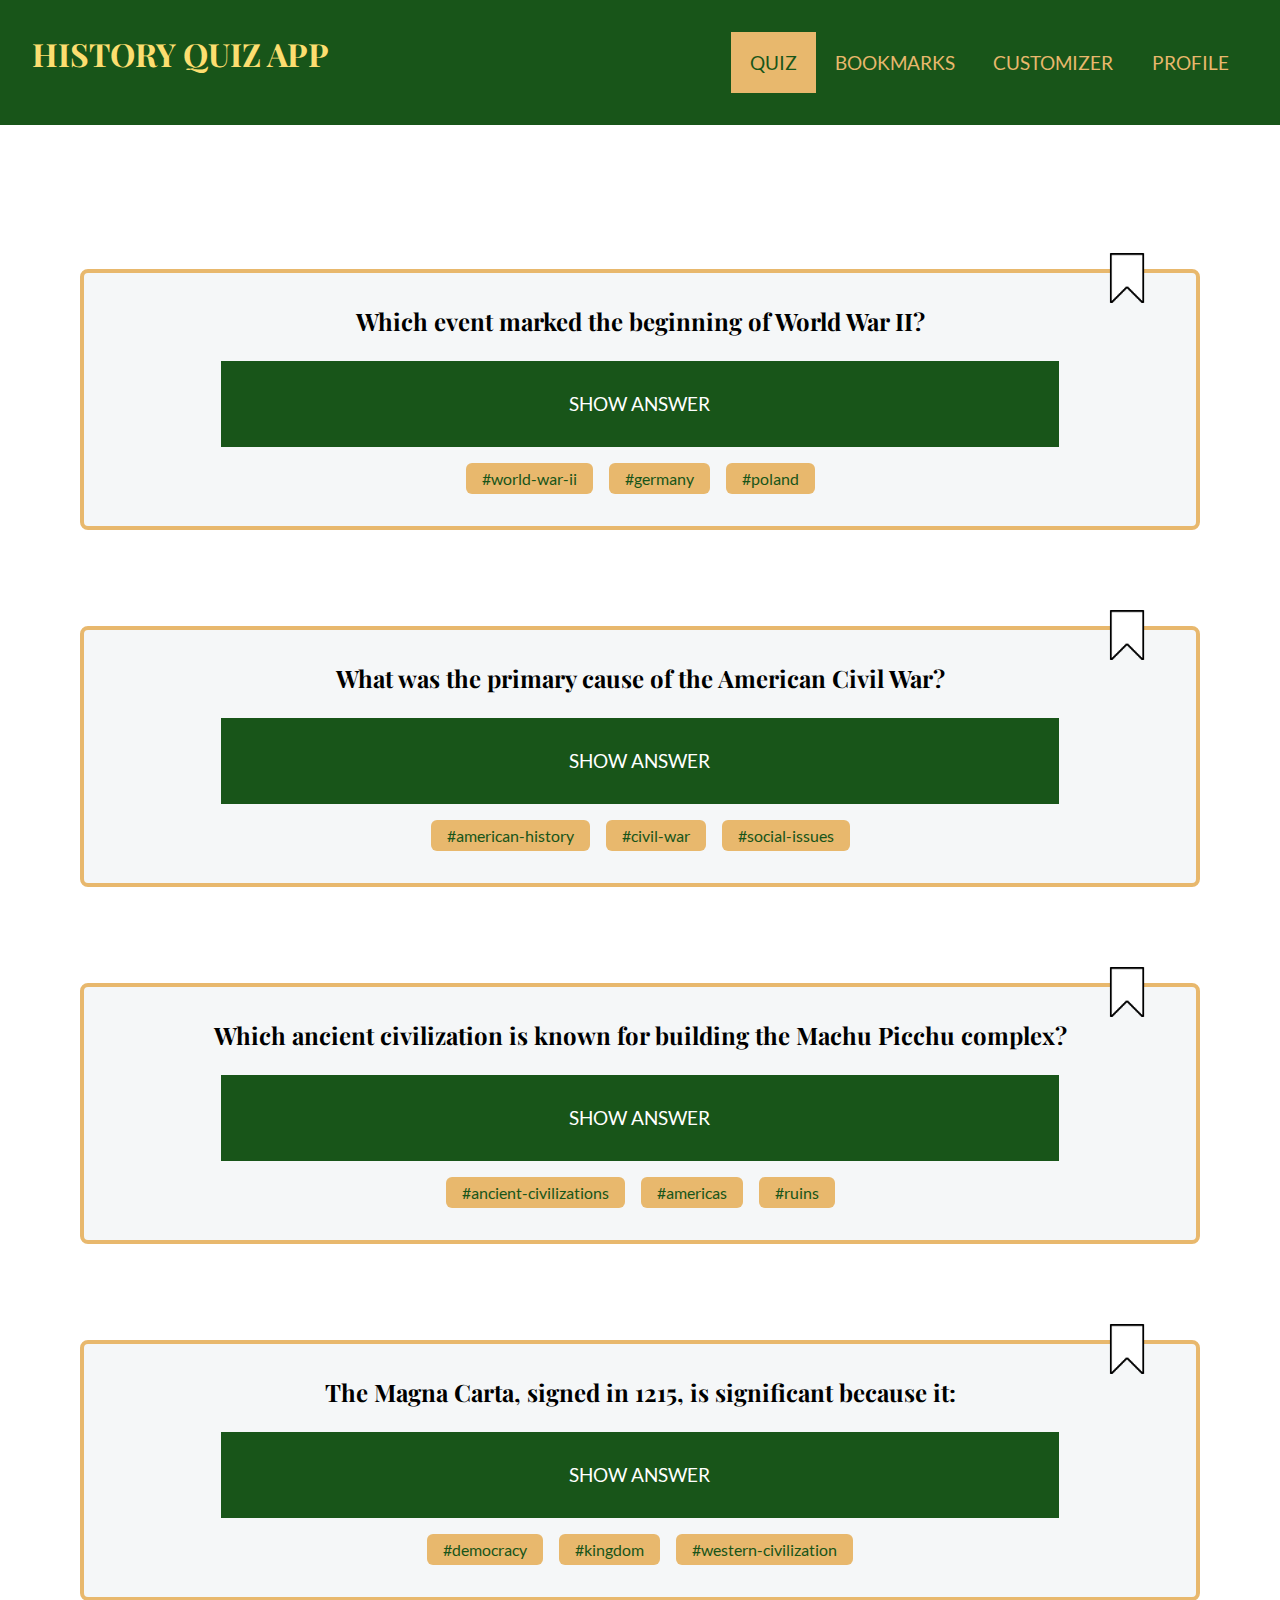
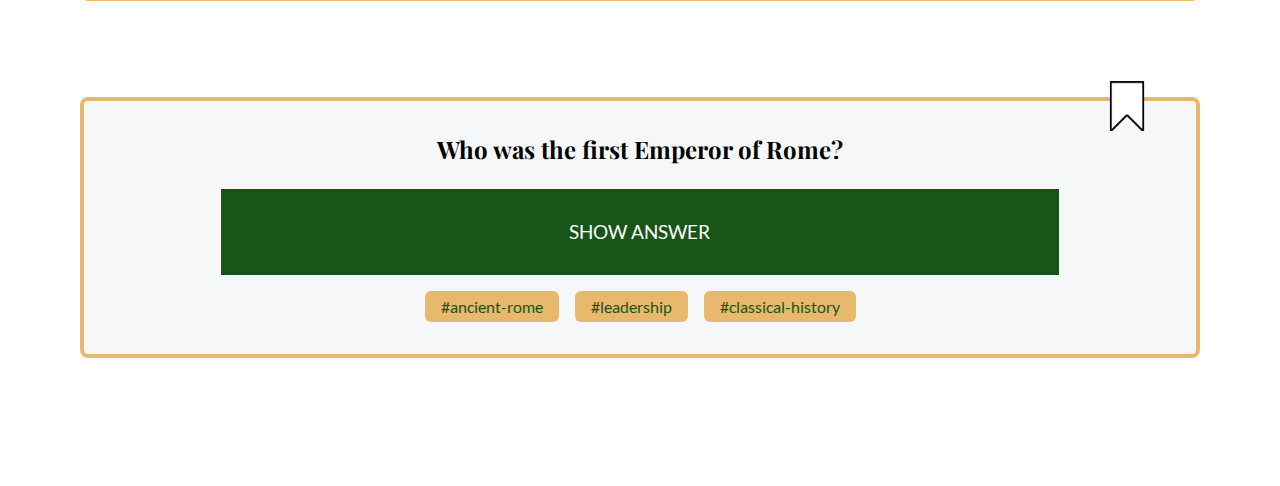
<file: index.html>
<!DOCTYPE html>
<html lang="en">
<head>
    <meta charset="UTF-8">
    <meta name="viewport" content="width=device-width, initial-scale=1.0">
    <title>History Quiz App</title>
    <link rel="stylesheet" href="./css/styles.css">
</head>
<body data-js="body">
    <header>
        <div class="title__holder">
            <h1 class="page__title">History Quiz App</h1>
        </div>
        <nav class="desktop">
            <a class="nav__link current" aria-label="home" href="./index.html">Quiz</a>
            <a class="nav__link" aria-label="bookmarks" href="./bookmarks.html">Bookmarks</a>
            <a class="nav__link" aria-label="form" href="./form.html">Customizer</a>
            <a class="nav__link" aria-label="profile" href="./profile.html">Profile</a>
        </nav>
    </header>
    <main>
        <section class="cards__container" data-js="cards-container"></section>
            <div class="card__wrapper" data-js="cards-wrapper">
                <img class="bookmark" src="assets/bookmark.png" data-js="bookmark">
                <div class="question__card first__question" data-js="question-card">
                    <h2 class="question__text" data-js="question-text">Which event marked the beginning of World War II?</h2>
                    <div class="answer__container" tabindex="0" data-js="answer-container">
                        <h3 class="show_answer__text" aria-label="show answer" data-js="show-answer">Show answer</h3>
                        <h3 class="answer__text hidden" data-js="answer" >The invasion of Poland by Nazi Germany.</h3>
                    </div>
                    <div class="categories__container" data-js="categories-container">
                        <h4 class="category__tag" data-js="category-tag">#world-war-II</h4>
                        <h4 class="category__tag" data-js="category-tag"> #germany</h4>
                        <h4 class="category__tag" data-js="category-tag"> #poland</h4>
                    </div>
                </div>
            </div>
            <div class="card__wrapper" data-js="cards-wrapper">
                <img class="bookmark" src="assets/bookmark.png" data-js="bookmark">
                <div class="question__card second__question" data-js="question-card">
                    <h2 class="question__text" data-js="question-text">What was the primary cause of the American Civil War?</h2>
                    <div class="answer__container" data-js="answer-container">
                        <h3 class="show_answer__text" aria-label="show answer" data-js="show-answer">Show answer</h3>
                        <h3 class="answer__text hidden" data-js="answer">Slavery and states' rights.</h3>
                    </div>
                    <div class="categories__container" data-js="categories-container">
                        <h4 class="category__tag" data-js="category-tag">#American-History</h4>
                        <h4 class="category__tag" data-js="category-tag">#Civil-War</h4>
                        <h4 class="category__tag" data-js="category-tag">#social-issues</h4>
                    </div>
                </div>
            </div>
            <div class="card__wrapper" data-js="cards-wrapper">
                <img class="bookmark" src="assets/bookmark.png" data-js="bookmark">
                <div class="question__card third__question" data-js="question-card">
                    <h2 class="question__text" data-js="question-text">Which ancient civilization is known for building the Machu Picchu complex?</h2>
                    <div class="answer__container" data-js="answer-container">
                        <h3 class="show_answer__text" aria-label="show answer" data-js="show-answer">Show answer</h3>
                        <h3 class="answer__text hidden" data-js="answer">Inca.</h3>
                    </div>
                    <div class="categories__container" data-js="categories-container">
                        <h4 class="category__tag" data-js="category-tag">#ancient-civilizations</h4>
                        <h4 class="category__tag" data-js="category-tag">#americas</h4>
                        <h4 class="category__tag" data-js="category-tag">#ruins</h4>
                    </div>
                </div>
            </div>
            <div class="card__wrapper" data-js="cards-wrapper">
                <img class="bookmark" src="assets/bookmark.png" data-js="bookmark">
                <div class="question__card fourth__question" data-js="question-card">
                    <h2 class="question__text" data-js="question-text">The Magna Carta, signed in 1215, is significant because it:</h2>
                    <div class="answer__container" data-js="answer-container">
                        <h3 class="show_answer__text" aria-label="show answer" data-js="show-answer">Show answer</h3>
                        <h3 class="answer__text hidden" data-js="answer" >Limited the power of the king and laid the foundation for modern democracy.</h3>
                    </div>
                    <div class="categories__container" data-js="categories-container">
                        <h4 class="category__tag" data-js="category-tag">#democracy</h4>
                        <h4 class="category__tag" data-js="category-tag">#kingdom</h4>
                        <h4 class="category__tag" data-js="category-tag">#western-civilization</h4>
                    </div>
                </div>
            </div>
            <div class="card__wrapper" data-js="cards-wrapper">
                <img class="bookmark" src="assets/bookmark.png" data-js="bookmark">
                <div class="question__card fifth__question" data-js="question-card">
                    <h2 class="question__text" data-js="question-text">Who was the first Emperor of Rome?</h2>
                    <div class="answer__container" data-js="answer-container">
                        <h3 class="show_answer__text" aria-label="show answer" data-js="show-answer">Show answer</h3>
                        <h3 class="answer__text" data-js="answer" hidden>Augustus</h3>                    
                    </div>
                    <div class="categories__container" data-js="categories-container">
                        <h4 class="category__tag" data-js="category-tag">#ancient-rome</h4>
                        <h4 class="category__tag" data-js="category-tag">#leadership</h4>
                        <h4 class="category__tag" data-js="category-tag">#classical-history</h4>
                    </div>
                </div>
            </div>
        </section>
    </main>
    <footer class="footer mobile">
        <nav>
            <a class="nav__link current" aria-label="home" href="./index.html"><img class="nav__icon" src="./assets/home_filled.png"></a>
            <a class="nav__link" aria-label="bookmarks" href="./bookmarks.html"><img class="nav__icon" src="./assets/bookmark.png"></a>
            <a class="nav__link" aria-label="form" href="./form.html"><img class="nav__icon" src="./assets/question.png"></a>
            <a class="nav__link" aria-label="profile" href="./profile.html"><img class="nav__icon" src="./assets/profile_filled.png"></a>
        </nav>
    </footer>
</body>
<script src="./js/index.js"></script>
<script src="./js/card-functions.js"></script>
<script src="./js/form.js"></script>
</html>
</file>
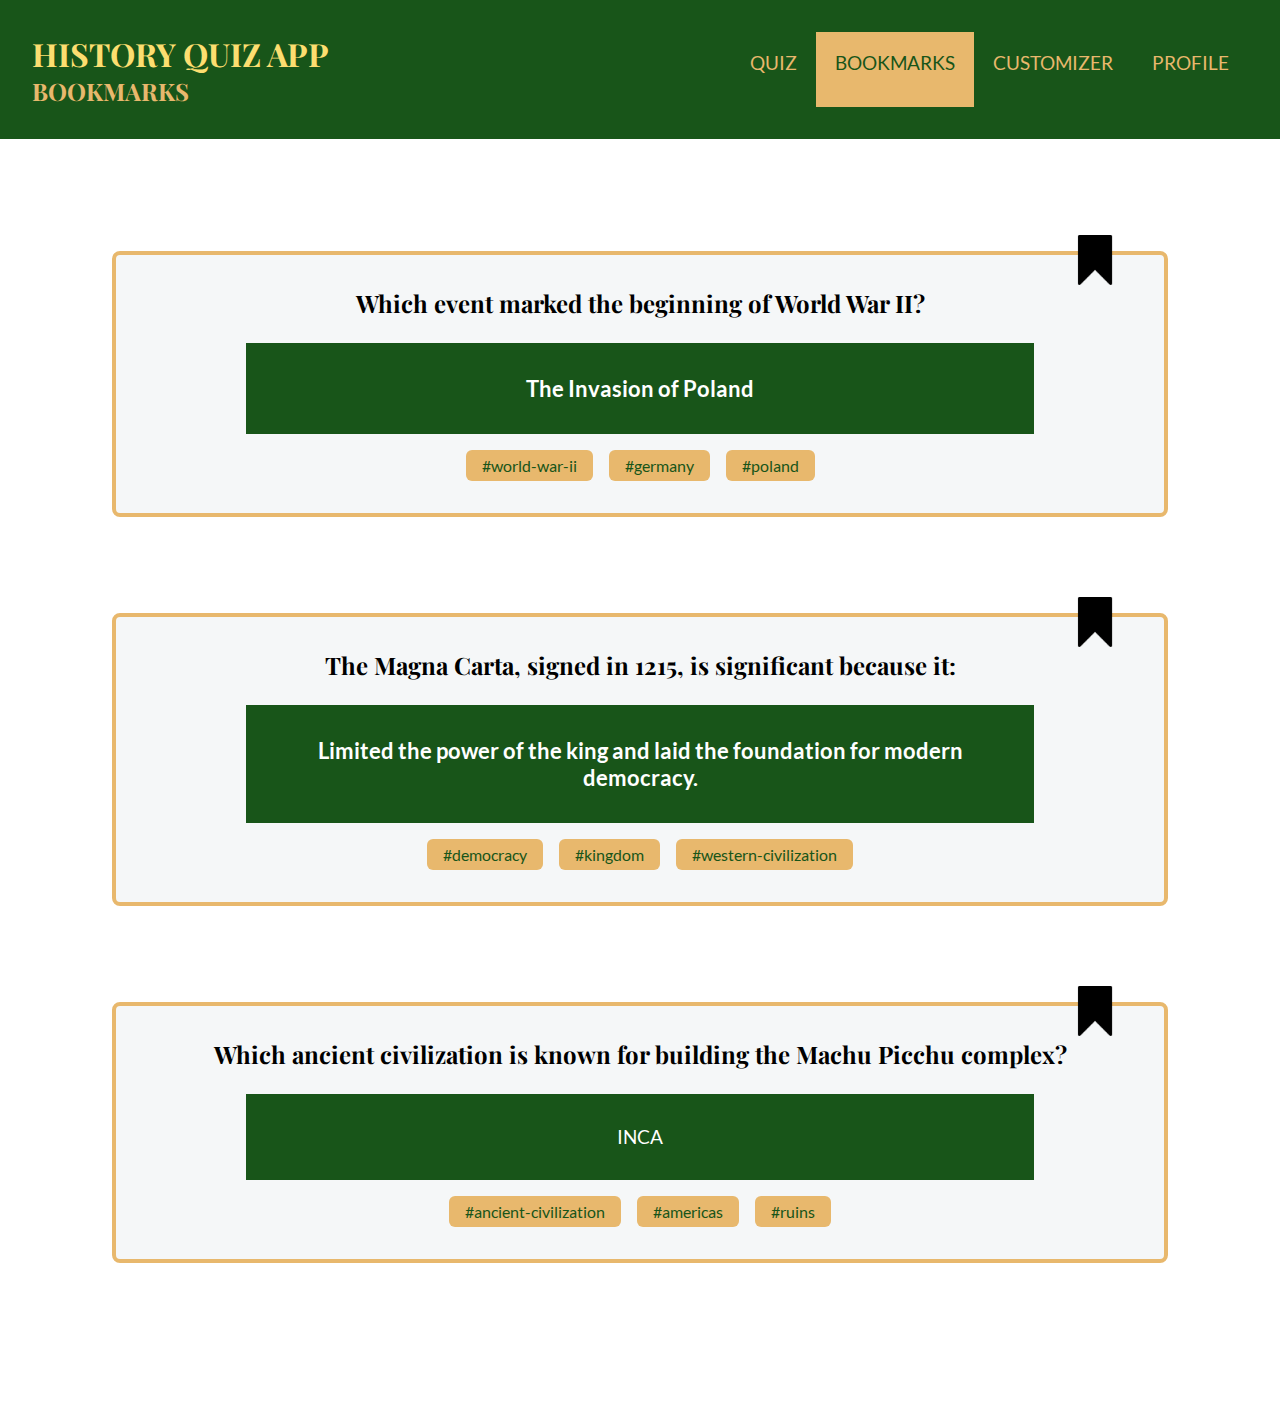
<file: bookmarks.html>
<!DOCTYPE html>
<html lang="en">
<head>
    <meta charset="UTF-8">
    <meta name="viewport" content="width=device-width, initial-scale=1.0">
    <title>History Quiz App</title>
    <link rel="stylesheet" href="./css/styles.css">
</head>
<body data-js="body">
    <header>
        <div class="title__holder">
            <h1 class="page__title">History Quiz App</h1>
            <h2 class="page__subtitle" aria-class="Bookmarks list">bookmarks</h2>
        </div>
        <nav class="desktop">
            <a class="nav__link" aria-label="home" href="./index.html">Quiz</a>
            <a class="nav__link current" aria-label="bookmarks" href="./bookmarks.html">Bookmarks</a>
            <a class="nav__link" aria-label="form" href="./form.html">Customizer</a>
            <a class="nav__link" aria-label="profile" href="./profile.html">Profile</a>
        </nav>
    </header>
    <main>
        <section class="cards__container">
            <div class="card__wrapper">
                <img class="bookmark" src="assets/bookmark_filled.png">
                <div class="question__card first__question">
                    <h2 class="question__text">Which event marked the beginning of World War II?</h2>
                    <div class="answer__container">
                        <h3 class="answer__text active">The Invasion of Poland</h3>
                    </div>
                    <div class="categories__container">
                        <h4 class="category__tag">#world-war-II</h4>
                        <h4 class="category__tag">#Germany</h4>
                        <h4 class="category__tag">#Poland</h4>
                    </div>
                </div>
            </div>
            <div class="card__wrapper">
                <img class="bookmark" src="assets/bookmark_filled.png">
                <div class="question__card second__question">
                    <h2 class="question__text">The Magna Carta, signed in 1215, is significant because it:</h2>
                    <div class="answer__container">
                        <h3 class="answer__text active">Limited the power of the king and laid the foundation for modern democracy.</h3>
                    </div>
                    <div class="categories__container">
                        <h4 class="category__tag">#democracy</h4>
                        <h4 class="category__tag">#kingdom</h4>
                        <h4 class="category__tag">#western-civilization</h4>
                    </div>
                </div>
            </div>
            <div class="card__wrapper">
                <img class="bookmark active" src="assets/bookmark_filled.png">
                <div class="question__card third__question">
                    <h2 class="question__text active">Which ancient civilization is known for building the Machu Picchu complex?</h2>
                    <div class="answer__container">
                        <h3 class="show_answer__text">Inca</h3>
                    </div>
                    <div class="categories__container">
                        <h4 class="category__tag">#ancient-civilization</h4>
                        <h4 class="category__tag">#americas</h4>
                        <h4 class="category__tag">#ruins</h4>
                    </div>
                </div>
            </div>
        </section>
    </main>
    <footer class="footer mobile">
        <nav>
            <a class="nav__link" aria-label="home" href="./index.html"><img class="nav__icon" src="./assets/home_filled.png"></a>
            <a class="nav__link current" aria-label="bookmarks" href="./bookmarks.html"><img class="nav__icon" src="./assets/bookmark.png"></a>
            <a class="nav__link" aria-label="form" href="./form.html"><img class="nav__icon" src="./assets/question.png"></a>
            <a class="nav__link" aria-label="profile" href="./profile.html"><img class="nav__icon" src="./assets/profile_filled.png"></a>
        </nav>
    </footer>
</body>
<script src="./js/index.js"></script>
</html>
</file>
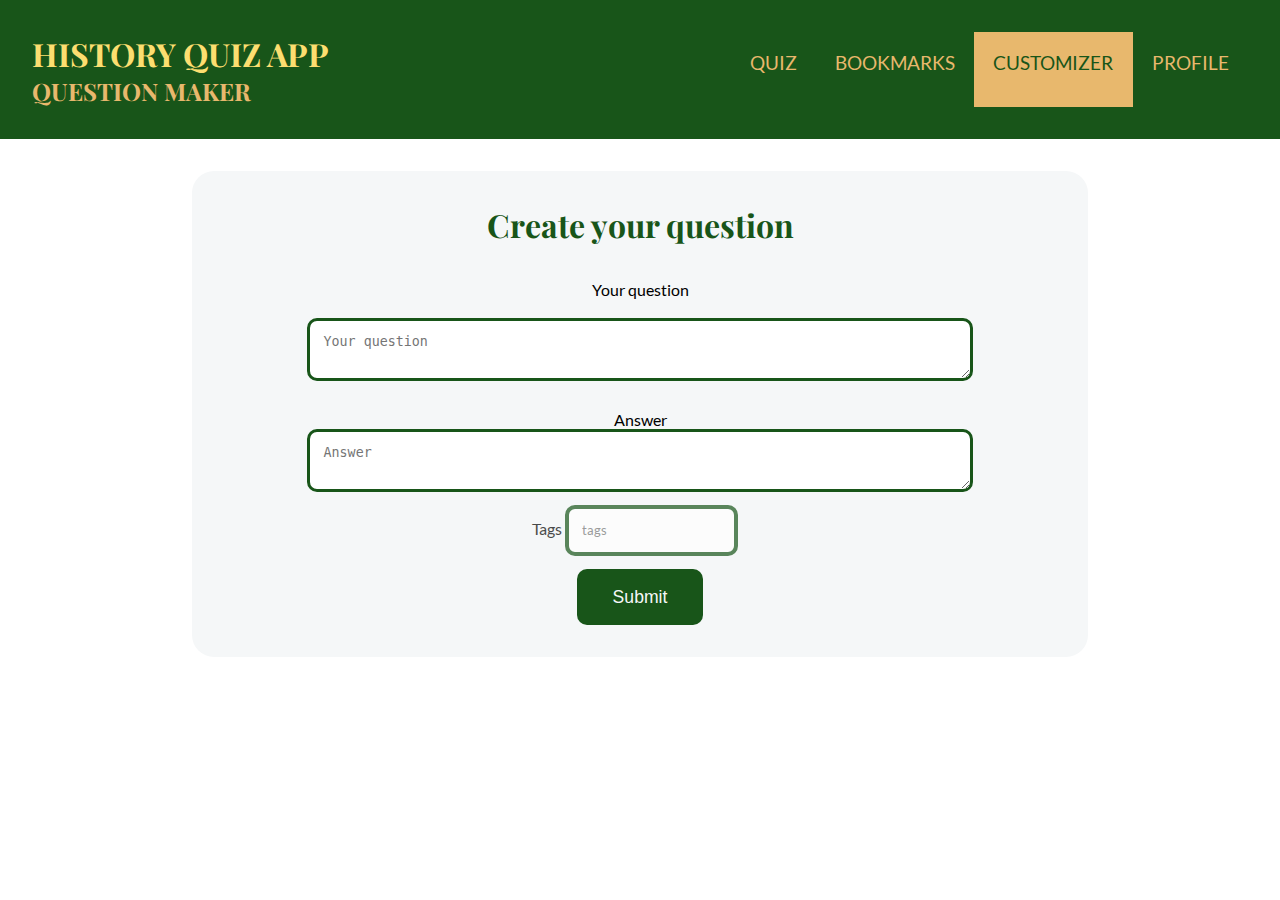
<file: form.html>
<!DOCTYPE html>
<html lang="en">
<head>
    <meta charset="UTF-8">
    <meta name="viewport" content="width=device-width, initial-scale=1.0">
    <title>History Quiz App</title>
    <link rel="stylesheet" href="./css/styles.css">
</head>
<body data-js="body">
    <header>
        <div class="title__holder">
            <h1 class="page__title">History Quiz App</h1>
            <h2 class="page__subtitle" aria-class="My profile">Question Maker</h2>
        </div>
        <nav class="desktop">
            <a class="nav__link" aria-label="home" href="./index.html">Quiz</a>
            <a class="nav__link" aria-label="bookmarks" href="./bookmarks.html">Bookmarks</a>
            <a class="nav__link current" aria-label="form" href="./form.html">Customizer</a>
            <a class="nav__link" aria-label="profile" href="./profile.html">Profile</a>
        </nav>
    </header>
    <main>
        <section class="form__container container">
            <form class="form" data-js="form">
                <legend>Create your question</legend>
                    <label for="question">
                        Your question
                    </label>
                    <textarea required aria-label="question" type="textarea" name="question" id="your-question" maxlength="150" placeholder="Your question"></textarea>
                    <p class="charcount" data-js="charcount"></p>
                    <label for="answer"></label>
                        Answer
                    </label>
                    <textarea required aria-label="answer" type="textarea" name="answer" id="answer" maxlength="250" placeholder="Answer"></textarea>
                    <p class="charcount" data-js="charcount">
                    <label for="tags"></label>
                        Tags
                    </label>
                    <input required aria-label="tags" type="text" name="tags" id="tags" maxlength="30" placeholder="tags" maxlength="50">
                    <p class="charcount" data-js="charcount"></p>
                    <button class="button" type="submit">Submit</button>
                </fieldset>
            </form>
        </section>
        <section class="cards__container" data-js="custom-cards">
        </section>    
    </main>
    <footer class="footer mobile">
        <nav>
            <a class="nav__link" aria-label="home" href="./index.html"><img class="nav__icon" src="./assets/home_filled.png"></a>
            <a class="nav__link" aria-label="bookmarks" href="./bookmarks.html"><img class="nav__icon" src="./assets/bookmark.png"></a>
            <a class="nav__link current" aria-label="form" href="./form.html"><img class="nav__icon" src="./assets/question.png"></a>
            <a class="nav__link" aria-label="profile" href="./profile.html"><img class="nav__icon" src="./assets/profile_filled.png"></a>
        </nav>
    </footer>
</body>
<script src="./js/index.js"></script>
<script src="./js/form.js"></script>
</html>
</file>
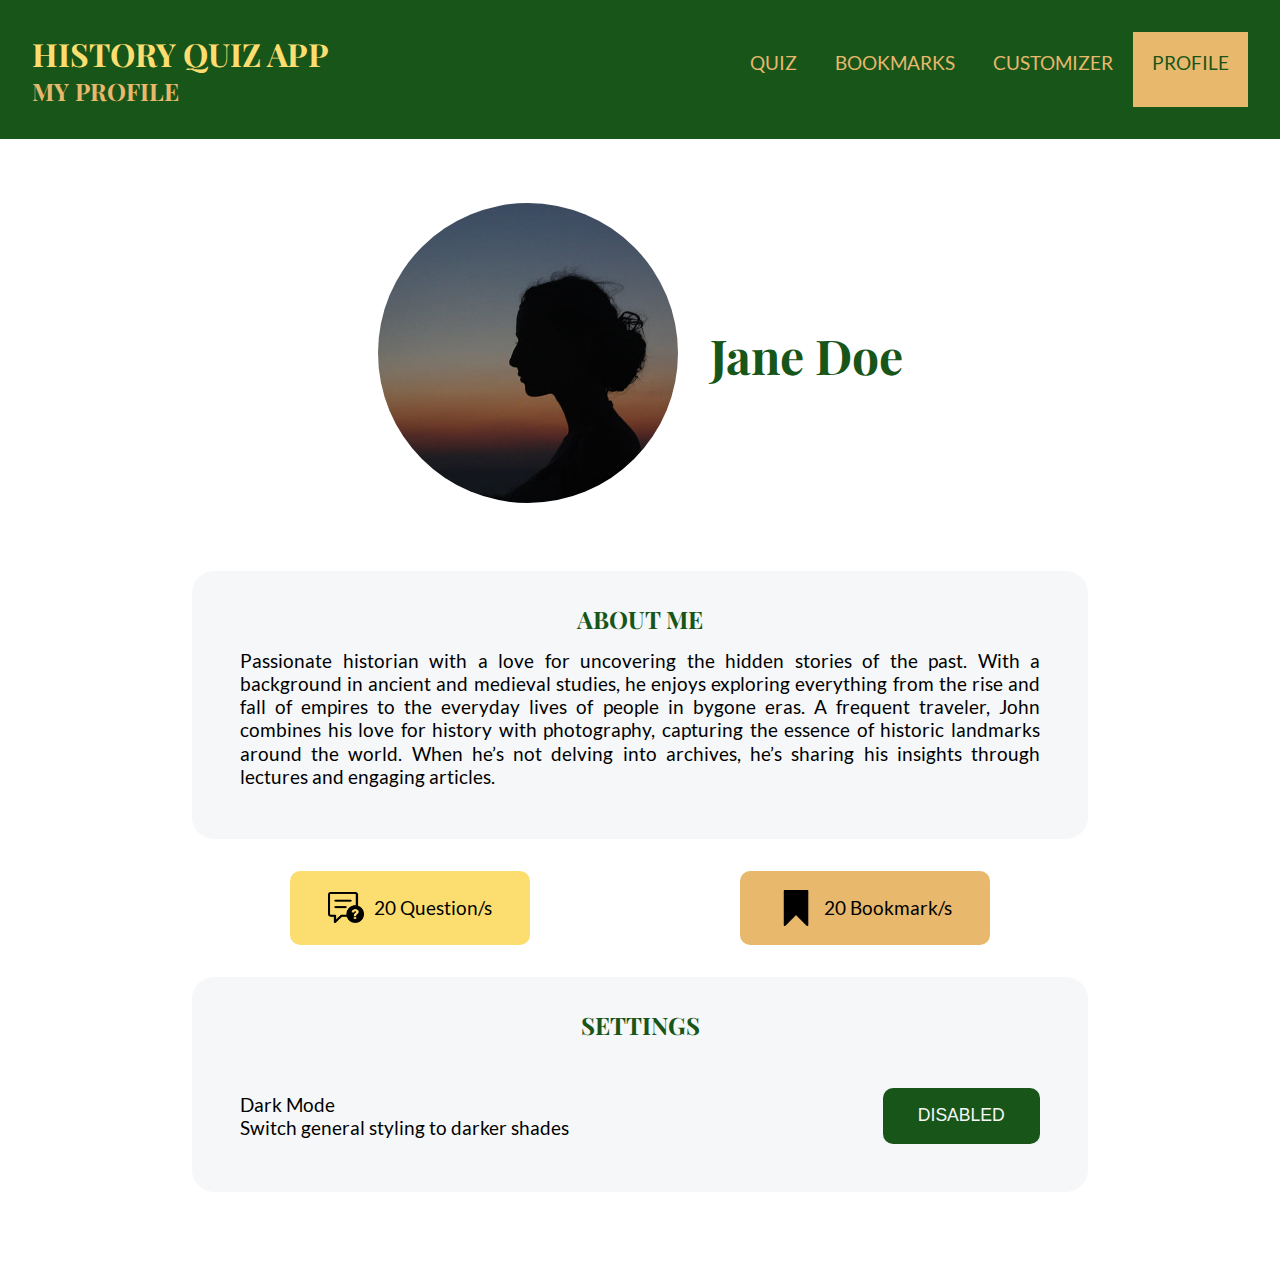
<file: profile.html>
<!DOCTYPE html>
<html lang="en">
<head>
    <meta charset="UTF-8">
    <meta name="viewpo  rt" content="width=device-width, initial-scale=1.0">
    <title>History Quiz App</title>
    <link rel="stylesheet" href="./css/styles.css">
</head>
<body data-js="body">
    <header>
        <div class="title__holder">
            <h1 class="page__title">History Quiz App</h1>
            <h2 class="page__subtitle" aria-class="My profile">My profile</h2>
        </div>
        <nav class="desktop">
            <a class="nav__link" aria-label="home" href="./index.html">Quiz</a>
            <a class="nav__link" aria-label="bookmarks" href="./bookmarks.html">Bookmarks</a>
            <a class="nav__link" aria-label="form" href="./form.html">Customizer</a>
            <a class="nav__link current" aria-label="profile" href="./profile.html">Profile</a>
        </nav>
    </header>
    <main>
        <section class="profile__container">
            <div class="image__wrapper">
                <img class="profile__picture" src="./assets/profile.jpg" alt="Profile picture">
            </div>
            <h2 class="profile__name" aria-label="User name">Jane Doe</h2>
        </section>
        <section class="container about-me__container">
            <h2 class="subtitle">About Me</h2>
            <p class="about-me__text">Passionate historian with a love for uncovering the hidden stories of the past. With a background in ancient and medieval studies, he enjoys exploring everything from the rise and fall of empires to the everyday lives of people in bygone eras. A frequent traveler, John combines his love for history with photography, capturing the essence of historic landmarks around the world. When he’s not delving into archives, he’s sharing his insights through lectures and engaging articles.</p>
        </section>
        <section class="counters__container">
            <div class="counter questions__counter" aria-label="Saved Questions Counter">
                <img class="questions__icon" src="./assets/question.png"><span class="counter__amount">20 Question/s</span>
            </div>
            <div class="counter bookmarks__counter" aria-label="Saved Bookmarks Counter">
                <img class="bookmarks__icon" src="./assets/bookmark_filled.png"><span class="counter__amount">20 Bookmark/s</span>
            </div>
        </section>
        <section class="container settings__container">
            <h2 class="subtitle">Settings</h2>
            <settings>
                <div class="setting__description">
                    <h4><b>Dark Mode</b></h4>
                    <p>Switch general styling to darker shades</p>
                </div>
                <div class="setting__toggle"><button data-js="dark-mode-button">DISABLED</button></div>
            </settings>
        </section>
    </main>
    <footer class="footer mobile">
        <nav>
            <a class="nav__link" aria-label="home" href="./index.html"><img class="nav__icon" src="./assets/home_filled.png"></a>
            <a class="nav__link" aria-label="bookmarks" href="./bookmarks.html"><img class="nav__icon" src="./assets/bookmark.png"></a>
            <a class="nav__link" aria-label="form" href="./form.html"><img class="nav__icon" src="./assets/question.png"></a>
            <a class="nav__link current" aria-label="profile" href="./profile.html"><img class="nav__icon" src="./assets/profile_filled.png"></a>
        </nav>
    </footer>
</body>
<script src="./js/index.js"></script>
</html>
</file>
<file: css/styles.css>
@import url("global.css");
@import url("fonts.css");
@import url("header.css");
@import url("footer.css");
@import url("card.css");
@import url("bookmarks.css");
@import url("profile.css");
@import url("form.css");

@media (min-width:600px){
    main{
        padding:0 3em 3em
    }

    .container{
        max-width:80%;
        border-radius: 22px;  
        margin:auto;
    }
}

h1, h2, legend {
font-family: 'Playfair Display';
font-style:normal;
font-weight: bold;
}

p, h3, h4, h5, a, label, form, input{
    font-family: 'lato';
    font-style:normal;
    font-weight: 100;
}

.hidden{
    display: none;
}

button{
    padding:1em 2em;
    border-radius:10px;
    background-color: var(--secondary-background-color);
    color:var(--primary-background-color);
    border:none;
    font-size:1.1rem;
}

button:hover{
    background-color: var(--accent-color);
    color:var(--secondary-background-color)
}

/*Dark mode classes */
body.dark {
    background-color: rgb(50, 51, 58);
    color: white;
  }

body.dark h2{color:white}
body.dark p span h3 h4 h5{color:white}
body.dark .subtitle{color:white}

body.dark .container {
    background-color: rgb(73, 73, 73);
}

body.dark .counter {
    background-color: rgb(73, 73, 73);
}

body.dark .footer{
    background-color: rgb(73, 73, 73);
}

body.dark header{
    background-color: rgb(73, 73, 73);
}

body.dark button{
    background-color: var(--accent-color);
    color: var(--primary-color)
  }
</file>
